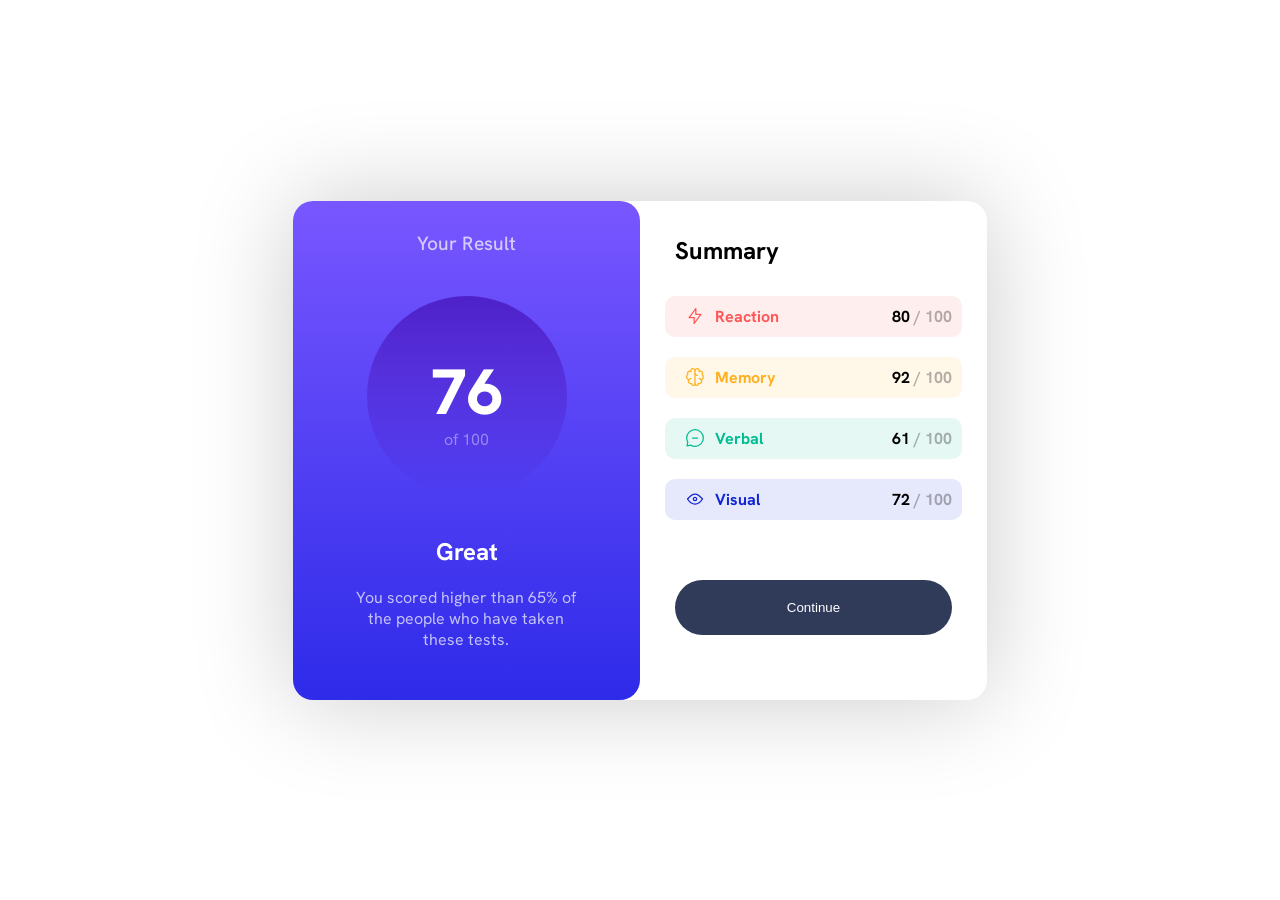
<file: index.html>
<!DOCTYPE html>
<html lang="en">
<head>
  <meta charset="UTF-8">
  <meta name="viewport" content="width=device-width, initial-scale=1.0"> <!-- displays site properly based on user's device -->
  <link rel="stylesheet" href="./css/main.css">
  <link rel="icon" type="image/png" sizes="32x32" href="./assets/images/favicon-32x32.png">
  
  <title>Frontend Mentor | Results summary component</title>

  <!-- Feel free to remove these styles or customise in your own stylesheet 👍 -->
  <style>
    .attribution { font-size: 11px; text-align: center; }
    .attribution a { color: hsl(228, 45%, 44%); }
  </style>
</head>
<body>
  <div class="container">
    <div class="result">
      <p class="fw5 light-transp your-result">
        Your Result
      </p> 
      <div class="circle">
        <p class="main-num fw8">
          76
        </p>
        <p class="transp">
          of 100
        </p> 
      </div>
      <p class="great fw7">
        Great
      </p> 
      <p class="scored-text light-transp">
        You scored higher than 65% of the people who have taken these tests.
      </p>
    </div>
    <div class="summary">
  
      <h2>
        Summary
      </h2>
      <div id="first" class="part">
        <div class="lefty">
          <svg xmlns="http://www.w3.org/2000/svg" width="20" height="20" fill="none" viewBox="0 0 20 20"><path stroke="#F55" stroke-linecap="round" stroke-linejoin="round" stroke-width="1.25" d="M10.833 8.333V2.5l-6.666 9.167h5V17.5l6.666-9.167h-5Z"/></svg>
          <div class="text fw7">Reaction</div>
        </div>
        <div class="percent fw7">80 <span class="light-transp">/ 100</span></div>
      </div>
      <div id="second" class="part">
        <div class="lefty">
          <svg xmlns="http://www.w3.org/2000/svg" width="20" height="20" fill="none" viewBox="0 0 20 20"><path stroke="#FFB21E" stroke-linecap="round" stroke-linejoin="round" stroke-width="1.25" d="M5.833 11.667a2.5 2.5 0 1 0 .834 4.858"/><path stroke="#FFB21E" stroke-linecap="round" stroke-linejoin="round" stroke-width="1.25" d="M3.553 13.004a3.333 3.333 0 0 1-.728-5.53m.025-.067a2.083 2.083 0 0 1 2.983-2.824m.199.054A2.083 2.083 0 1 1 10 3.75v12.917a1.667 1.667 0 0 1-3.333 0M10 5.833a2.5 2.5 0 0 0 2.5 2.5m1.667 3.334a2.5 2.5 0 1 1-.834 4.858"/><path stroke="#FFB21E" stroke-linecap="round" stroke-linejoin="round" stroke-width="1.25" d="M16.447 13.004a3.334 3.334 0 0 0 .728-5.53m-.025-.067a2.083 2.083 0 0 0-2.983-2.824M10 3.75a2.085 2.085 0 0 1 2.538-2.033 2.084 2.084 0 0 1 1.43 2.92m-.635 12.03a1.667 1.667 0 0 1-3.333 0"/></svg>
          <div class="text fw7">Memory</div>
        </div>
        <div class="percent fw7">92 <span class="light-transp">/ 100</span></div>
      </div>
      <div id="third" class="part">
        <div class="lefty">
          <svg xmlns="http://www.w3.org/2000/svg" width="20" height="20" fill="none" viewBox="0 0 20 20"><path stroke="#00BB8F" stroke-linecap="round" stroke-linejoin="round" stroke-width="1.25" d="M7.5 10h5M10 18.333A8.333 8.333 0 1 0 1.667 10c0 1.518.406 2.942 1.115 4.167l-.699 3.75 3.75-.699A8.295 8.295 0 0 0 10 18.333Z"/></svg>
          <div class="text fw7">Verbal</div>
        </div>
        <div class="percent fw7">61 <span class="light-transp">/ 100</span></div>
      </div>
      <div id="fourth" class="part">
        <div class="lefty">
          <svg xmlns="http://www.w3.org/2000/svg" width="20" height="20" fill="none" viewBox="0 0 20 20"><path stroke="#1125D6" stroke-linecap="round" stroke-linejoin="round" stroke-width="1.25" d="M10 11.667a1.667 1.667 0 1 0 0-3.334 1.667 1.667 0 0 0 0 3.334Z"/><path stroke="#1125D6" stroke-linecap="round" stroke-linejoin="round" stroke-width="1.25" d="M17.5 10c-1.574 2.492-4.402 5-7.5 5s-5.926-2.508-7.5-5C4.416 7.632 6.66 5 10 5s5.584 2.632 7.5 5Z"/></svg>        
          <div class="text fw7">Visual</div>
        </div>
        <div class="percent fw7">72 <span class="light-transp">/ 100</span></div>
      </div> 
      <button class="fw5">
        Continue
      </button>
    </div>
  </div>
</body>
</html>
</file>
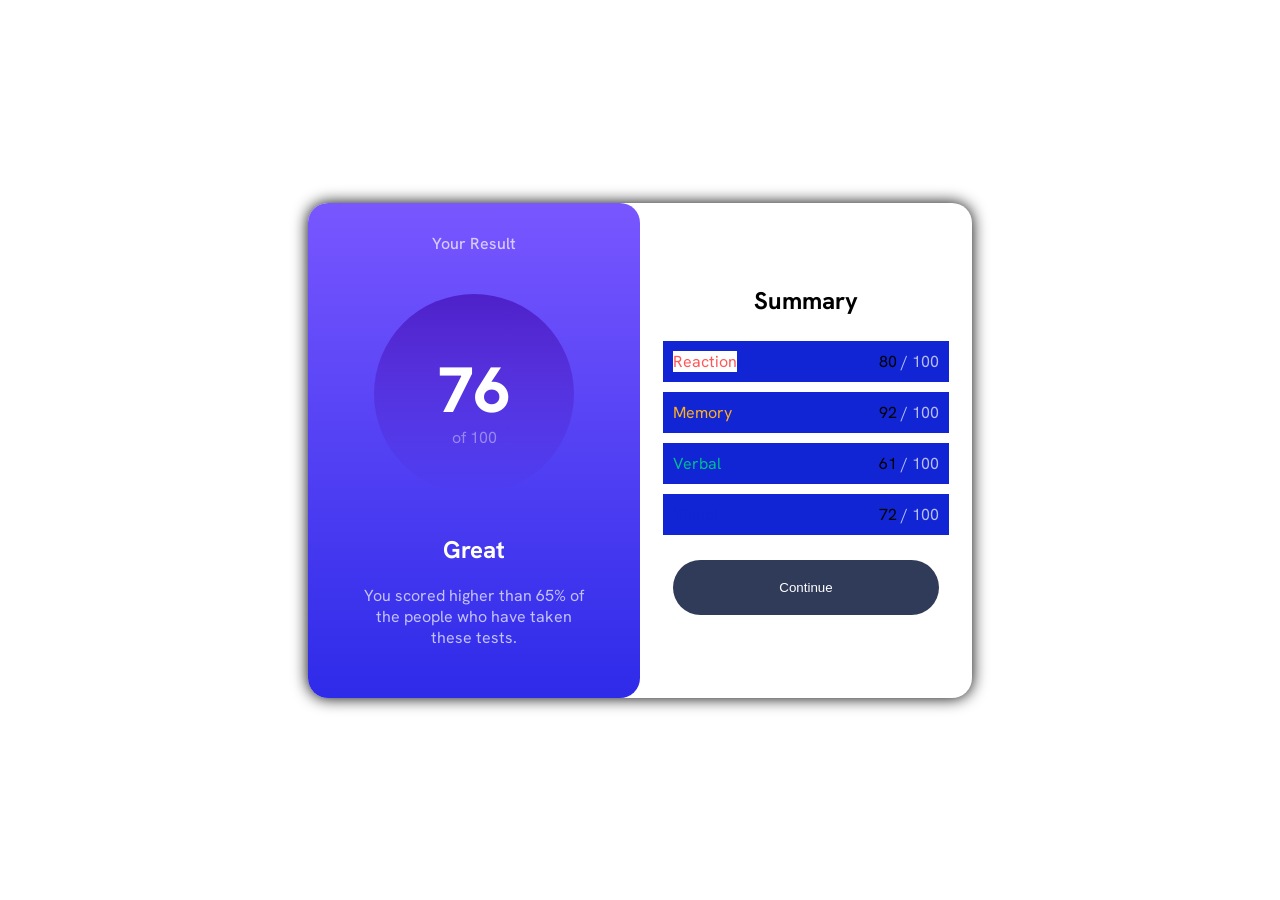
<file: results-summary-component-main/index.html>
<!DOCTYPE html>
<html lang="en">
<head>
  <meta charset="UTF-8">
  <meta name="viewport" content="width=device-width, initial-scale=1.0"> <!-- displays site properly based on user's device -->
  <link rel="stylesheet" href="./css/main.css">
  <link rel="icon" type="image/png" sizes="32x32" href="./assets/images/favicon-32x32.png">
  
  <title>Frontend Mentor | Results summary component</title>

  <!-- Feel free to remove these styles or customise in your own stylesheet 👍 -->
  <style>
    .attribution { font-size: 11px; text-align: center; }
    .attribution a { color: hsl(228, 45%, 44%); }
  </style>
</head>
<body>
  <div class="container">
    <div class="result">
      <p class="fw5 light-transp">
        Your Result
      </p> 
      <div class="circle">
        <p class="main-num fw8">
          76
        </p>
        <p class="transp">
          of 100
        </p> 
      </div>
      <p class="great fw7">
        Great
      </p> 
      <p class="scored-text light-transp">
        You scored higher than 65% of the people who have taken these tests.
      </p>
    </div>
    <div class="summary">
  
      <h2>
        Summary
      </h2>
      <div id="first" class="part">
        <div class="text">Reaction</div>
        <div class="percent">80 <span class="light-transp">/ 100</span></div>
      </div>
      <div id="second" class="part">
        <div class="text">Memory</div>
        <div class="percent">92 <span class="light-transp">/ 100</span></div>
      </div>
      <div id="third" class="part">
        <div class="text">Verbal</div>
        <div class="percent">61 <span class="light-transp">/ 100</span></div>
      </div>
      <div id="fourth" class="part">
        <div class="text">Visual</div>
        <div class="percent">72 <span class="light-transp">/ 100</span></div>
      </div> 
      
      <button>
        Continue
      </button>
    </div>
  </div>
</body>
</html>
</file>
<file: css/main.css>
:root{
    --teal: hsl(166, 100%, 37%);
    --blue: hsl(234, 85%, 45%);
    --yellow: hsl(39, 100%, 56%);
    --red: hsl(0, 100%, 67%);
    --bg-teal: hsla(166, 100%, 37%, 0.1);
    --bg-blue: hsla(234, 85%, 45%, 0.1);
    --bg-yellow:hsla(39, 100%, 56%, 0.1);
    --bg-red:hsla(0, 100%, 67%, 0.1);
}
html{
    height: 100%;
}

.lefty{
    display: flex;
}

body{
    margin: 0px;
    padding: 0px;
    width: 100%;
    height: auto;
    display: flex;
    justify-content: center;
    align-items: center;
    width: 100vw;
    height: 100vh;
}

.container{
   
    font-family:'mainFont';
    display: flex;
    flex-direction: row;
    justify-content: center;
    align-items: center;
    border-radius: 20px;
    box-shadow:0 0px 100px rgb(203, 203, 203);

}

.result{
    display: flex;
    flex-direction: column;
    justify-content: center;
    align-items: center;
    width: 50%;
    background:linear-gradient(hsl(252, 100%, 67%), hsl(241, 81%, 54%));
    border-radius: 20px;
    color: white;
    padding: 30px 0px;
    max-width: 50%;
}

.result>p{
    margin: 0px;
}

.your-result{
    font-size: 1.2rem;
}

.summary{
    display: flex;
    justify-content: center;
    align-items: center;
    flex-direction: column;
    width: 50%;
}

.summary>div{
    margin: 10px 0px;
}

.scored-text{
    text-align: center;
    padding: 20px 0px;
    max-width: 65%;
}

.main-num{
    font-size: 4rem;
    margin: 0px;
    margin-bottom: -20px;
    margin-top: 25px;
}

.great{
    font-size: 1.5rem;
}

.circle{
    background-color: red;
    background:linear-gradient(hsla(256, 72%, 46%, 1), hsla(241, 72%, 46%, 0));
    border-radius: 50%;
    width:200px;
    height: 200px;
    display: flex;
    justify-content: center;
    align-items: center;
    flex-direction: column;
    margin: 40px;
}

.part{
    display: flex;
    justify-content: space-between;
    width: 80%;
    padding: 10px;
    margin: 5px;
    border-radius: 10px;
}

.light-transp{
    color: hsla(0, 0%, 100%, 0.7);
}

.transp{
    color: hsla(0, 0%, 100%, 0.4);
}

#first{
    color: var(--red);
    background-color: var(--bg-red);
}
#second{
    color: var(--yellow);
    background-color: var(--bg-yellow);
}
#third{
    color: var(--teal);
    background-color: var(--bg-teal);
}
#fourth{
    color: var(--blue);
    background-color: var(--bg-blue);
}

.fw5{font-weight: 500;}
.fw7{font-weight: 700;}
.fw8{font-weight: 800;}

.percent{
    color: black;
}


button{
    padding: 20px;
    width: 80%;
    border-radius: 30px;
    margin-top: 50px;
    background: hsl(224, 30%, 27%);
    color: white;
    border: none;
}

button:hover{
    background:linear-gradient(hsl(252, 100%, 67%), hsl(241, 81%, 54%));
    cursor: pointer;
}

@font-face{
    src: url(../assets/fonts/HankenGrotesk-VariableFont_wght.ttf);
    font-family: 'mainFont';
}


svg{
    margin: 0px 10px;
}

span{
    color: hsla(0, 0%, 0%, 0.3)!important;
}

h2{
    width: 80%;
    margin-top: -30px;
}

@media (max-width: 755px) {
    .container{
        display: flex;
        flex-direction: column;
        height: 100vh;
        border-radius: 0px;
    }

    .result{
        max-width: 100vw;
        width: calc(100vw - 80px);
        margin-top:-1px;
        border-radius: 0px 0px 20px 20px;
        min-height: 40vh;
        padding: 40px;
        height: 40%;
    }

    .summary{
        width: 100%;
        padding: 0px;
        height: 60%;
        background-color: white;
    }

    .circle{
        height: 125px;
        width: 125px;
        margin: 20px;
    }

    .main-num{
        font-size: 3.5rem;
    }

    h2{
        margin: 0px;
    }

    .scored-text{
        padding: 0px;
    }
    
    button{
        margin: 10px 0px 0px 0px;
    }

    h2{
        
        font-size: 1.5rem;
        margin-top: 20px;
    }

    .your-result{
        padding-top: 20px;
    }
}
</file>
<file: results-summary-component-main/css/main.css>
:root{
    --teal: hsl(166, 100%, 37%);
    --blue: hsl(234, 85%, 45%);
    --yellow: hsl(39, 100%, 56%);
    --red: hsl(0, 100%, 67%);
}

html{
    height: 100%;
}

body{
    margin: 0px;
    padding: 0px;
    width: 100%;
    height: auto;
    display: flex;
    justify-content: center;
    align-items: center;
    width: 100vw;
    height: 100vh;
}

.container{
   
    font-family:'mainFont';
    display: flex;
    flex-direction: row;
    justify-content: center;
    align-items: center;
    border-radius: 20px;
    box-shadow:0 0em 1em black;

}

.result{
    display: flex;
    flex-direction: column;
    justify-content: center;
    align-items: center;
    width: 50%;
    background:linear-gradient(hsl(252, 100%, 67%), hsl(241, 81%, 54%));
    border-radius: 20px;
    color: white;
    padding: 30px 0px;
    max-width: 50%;
}

.result>p{
    margin: 0px;
}

.summary{
    display: flex;
    justify-content: center;
    align-items: center;
    flex-direction: column;
    width: 50%;
}

.scored-text{
    text-align: center;
    padding: 20px 0px;
    max-width: 70%;
}

.main-num{
    font-size: 4rem;
    margin: 0px;
    margin-bottom: -20px;
    margin-top: 25px;
}

.great{
    font-size: 1.5rem;
}

.circle{
    background-color: red;
    background:linear-gradient(hsla(256, 72%, 46%, 1), hsla(241, 72%, 46%, 0));
    border-radius: 50%;
    width:200px;
    height: 200px;
    display: flex;
    justify-content: center;
    align-items: center;
    flex-direction: column;
    margin: 40px;
}

.part{
    display: flex;
    justify-content: space-between;
    width: 80%;
    padding: 10px;
    margin: 5px;
    background-color: var(--blue);
}
.part>span{
    color: white;
}

.light-transp{
    color: hsla(0, 0%, 100%, 0.7);
}

.transp{
    color: hsla(0, 0%, 100%, 0.4);
}

#first>.text{
    color: var(--red);
    background-color: #fff;
}
#second>.text{
    color: var(--yellow);
}
#third>.text{
    color: var(--teal);
}
#fourth>.text{
    color: var(--blue);   
}

.fw5{font-weight: 500;}
.fw7{font-weight: 700;}
.fw8{font-weight: 800;}

button{
    padding: 20px;
    width: 80%;
    border-radius: 30px;
    margin: 20px 0px;
    background: hsl(224, 30%, 27%);
    color: white;
    border: none;
}

button:hover{
    background:linear-gradient(hsl(252, 100%, 67%), hsl(241, 81%, 54%));
    cursor: pointer;
}

@font-face{
    src: url(../fonts/Hanken_Grotesk/HankenGrotesk-VariableFont_wght.ttf);
    font-family: 'mainFont';
}

@media (max-width:375px){
    .container{
        flex-direction: column;
    }
}
</file>
